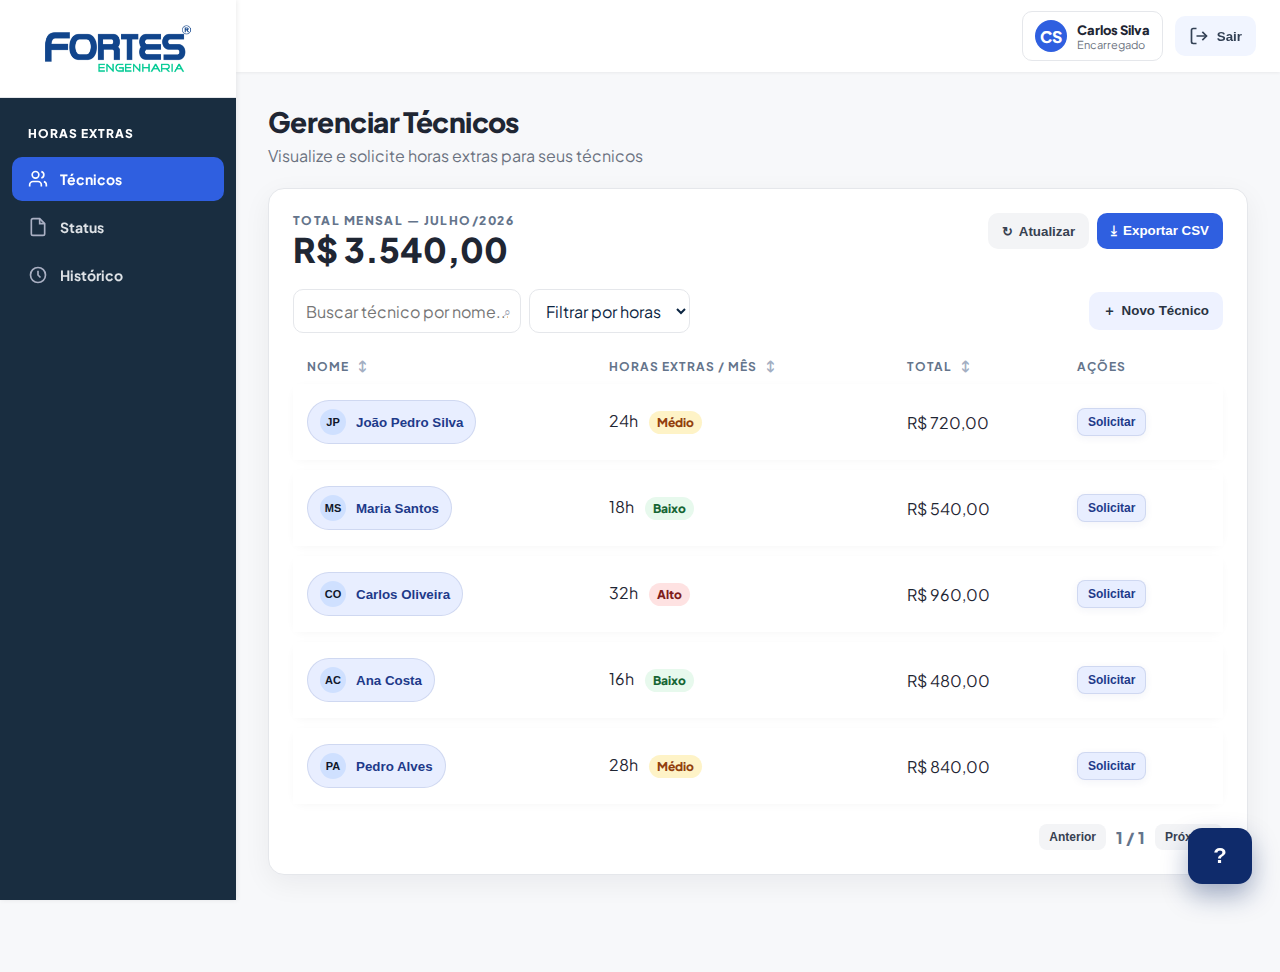
<file: Projeto - FORTES/Parte - Arthur/Projeto Interdisciplinar/Encarregado/Index.html>
<!DOCTYPE html>
<html lang="pt-BR">
<head>
  <meta charset="UTF-8"/>
  <meta name="viewport" content="width=device-width, initial-scale=1.0"/>
  <title>Fortes Engenharia - Gerenciamento de Horas Extras</title>
  <link href="https://fonts.googleapis.com/css2?family=Plus+Jakarta+Sans:wght@400;500;600;700;800&display=swap" rel="stylesheet">
  <link rel="stylesheet" href="style.css"/>
</head>
<body>
  <aside class="sidebar">
    <div class="sidebar-logo">
      <img src="Logo Fortes.jpg" alt="Logo Fortes Engenharia">
    </div>

    <nav class="menu-section">
      <div class="menu-title">HORAS EXTRAS</div>
      <div class="menu-items show">
        <div class="menu-item active" data-page="tecnicos">
          <svg class="mi" viewBox="0 0 24 24" fill="none" stroke="currentColor" stroke-width="2">
            <path d="M16 21v-2a4 4 0 0 0-4-4H6a4 4 0 0 0-4 4v2"/>
            <circle cx="9" cy="7" r="4"/>
            <path d="M22 21v-2a4 4 0 0 0-3-3.87"/>
            <path d="M16 3.13a4 4 0 0 1 0 7.75"/>
          </svg>
          Técnicos
        </div>
        <div class="menu-item" data-page="status" id="open-sidebar-status">
          <svg class="mi" viewBox="0 0 24 24" fill="none" stroke="currentColor" stroke-width="2">
            <path d="M14 2H6a2 2 0 0 0-2 2v16a2 2 0 0 0 2 2h12a2 2 0 0 0 2-2V8z"/>
            <polyline points="14 2 14 8 20 8"/>
          </svg>
          Status
        </div>
        <div class="menu-item" data-page="historico" id="open-sidebar-history">
          <svg class="mi" viewBox="0 0 24 24" fill="none" stroke="currentColor" stroke-width="2">
            <circle cx="12" cy="12" r="9"/>
            <path d="M12 7v5l3 3"/>
          </svg>
          Histórico
        </div>
      </div>
    </nav>
  </aside>

  <header class="top-bar">
    <div class="user-info" onclick="toggleProfileMenu()">
      <div class="user-avatar">CS</div>
      <div class="user-details">
        <div class="user-name">Carlos Silva</div>
        <div class="user-role">Encarregado</div>
      </div>

      <div id="profile-dropdown" class="profile-dropdown hidden">
        <div class="profile-header">
          <span class="profile-name">Carlos Silva</span>
          <span class="profile-email">carlos.silva@fortes.eng</span>
        </div>
        <div class="profile-details-list">
          <div class="profile-detail-item">
            <span>Usuário:</span><strong>csilva</strong>
          </div>
          <div class="profile-detail-item">
            <span>Telefone:</span><strong>(27) 99999-8888</strong>
          </div>
        </div>
        <div class="profile-actions">
          <button class="profile-btn" onclick="openPasswordModal(event)">Mudar Senha</button>
        </div>
      </div>
    </div>

    <button class="nav-button btn" data-ripple onclick="logout()">
      <svg width="20" height="20" viewBox="0 0 24 24" fill="none" stroke="currentColor" stroke-width="2">
        <path d="M9 21H5a2 2 0 0 1-2-2V5a2 2 0 0 1 2-2h4"/>
        <polyline points="16 17 21 12 16 7"/>
        <line x1="21" y1="12" x2="9" y2="12"/>
      </svg>
      Sair
    </button>
  </header>

  <main class="main-content">
    <div id="page-tecnicos" class="page">
      <div class="page-header">
        <h1 class="page-title">Gerenciar Técnicos</h1>
        <p class="page-subtitle">Visualize e solicite horas extras para seus técnicos</p>
      </div>

      <div class="card">
        <div class="card-header kpi-header">
          <div>
            <div class="card-label">
              TOTAL MENSAL — <span id="kpi-month"></span>
            </div>
            <div class="card-value" id="total-mensal">R$ 0,00</div>
          </div>
          <div class="kpi-actions">
            <button class="btn btn-outline btn-hover-lift" data-ripple id="btn-refresh"><span class="icon">↻</span>Atualizar</button>
            <button class="btn btn-primary" data-ripple id="btn-export"><span class="icon">⤓</span>Exportar CSV</button>
          </div>
        </div>

        <div class="toolbar">
          <div class="toolbar-left">
            <div class="input-with-icon">
              <input id="tech-search" class="form-input" type="text" placeholder="Buscar técnico por nome...">
              <span class="search-icon">⌕</span>
            </div>
            <select id="filter-horas" class="form-input select">
              <option value="todos">Filtrar por horas</option>
              <option value="<=20">Até 20h</option>
              <option value="21-30">21h a 30h</option>
              <option value=">30">Mais de 30h</option>
            </select>
          </div>
          <div class="toolbar-right">
            <button class="btn btn-soft btn-hover-lift" data-ripple id="btn-add-tech"><span class="icon">＋</span>Novo Técnico</button>
          </div>
        </div>

        <table id="tecnicos-table">
          <thead>
            <tr>
              <th data-sort="nome">Nome <span class="th-sort" id="sort-nome">↕</span></th>
              <th data-sort="horas">Horas extras / mês <span class="th-sort" id="sort-horas">↕</span></th>
              <th data-sort="total">Total <span class="th-sort" id="sort-total">↕</span></th>
              <th class="col-acoes">Ações</th>
            </tr>
          </thead>
          <tbody id="tecnicos-body"></tbody>
        </table>

        <div class="pagination">
          <button class="btn btn-outline btn-mini btn-hover-lift" data-ripple id="pg-prev">Anterior</button>
          <div class="pg-info"><span id="pg-current">1</span> / <span id="pg-total">1</span></div>
          <button class="btn btn-outline btn-mini btn-hover-lift" data-ripple id="pg-next">Próximo</button>
        </div>
      </div>
    </div>
  </main>

  <div id="modal-confirm" class="modal-overlay">
    <div class="modal modal-small">
      <h2 class="modal-title">Solicitar Horas Extras</h2>
      <p class="modal-text">Deseja solicitar horas extras à <strong id="confirm-tech-name"></strong>?</p>
      <div class="modal-buttons">
        <button class="btn btn-outline" data-ripple onclick="closeModal('modal-confirm')">Cancelar</button>
        <button class="btn btn-primary" data-ripple onclick="openFormModal()">Continuar</button>
      </div>
    </div>
  </div>

  <div id="modal-form" class="modal-overlay">
    <div class="modal modal-medium">
      <button class="modal-close" onclick="closeModal('modal-form')">×</button>
      <h2 class="modal-title">Solicitação de Hora Extra</h2>
      <p class="modal-text">Preencha os dados para solicitar hora extra para <strong id="form-tech-name"></strong></p>
      <form id="overtime-form">
        <div class="form-grid">
          <div class="form-group">
            <label class="form-label">Data <span class="required">*</span></label>
            <input type="text" class="form-input" id="date-input" placeholder="dd/mm/aaaa" maxlength="10" required>
          </div>
          <div class="form-group">
            <label class="form-label">Duração <span class="required">*</span></label>
            <input type="text" class="form-input" placeholder="Ex.: 08:00 - 12:00" required>
          </div>
          <div class="form-group">
            <label class="form-label">Obra <span class="required">*</span></label>
            <input type="text" class="form-input" placeholder="Nome da obra" required>
          </div>
          <div class="form-group">
            <label class="form-label">Justificativa (Opcional)</label>
            <textarea class="form-textarea" placeholder="Descreva o motivo da solicitação..."></textarea>
          </div>
        </div>
        <div class="modal-buttons">
          <button type="button" class="btn btn-outline" data-ripple onclick="closeModal('modal-form')">Cancelar</button>
          <button type="submit" class="btn btn-primary" data-ripple>Solicitar</button>
        </div>
      </form>
    </div>
  </div>

  <div id="modal-cancel" class="modal-overlay">
    <div class="modal modal-small">
      <button class="modal-close" onclick="closeModal('modal-cancel')">×</button>
      <h2 class="modal-title">Cancelar Hora Extra</h2>
      <p class="modal-text">Deseja cancelar hora extra de <strong id="cancel-tech-name"></strong>? Esta ação não pode ser desfeita.</p>
      <div class="modal-buttons">
        <button class="btn btn-outline" data-ripple onclick="closeModal('modal-cancel')">Não</button>
        <button class="btn btn-danger" data-ripple onclick="confirmCancel()">Sim, cancelar</button>
      </div>
    </div>
  </div>

  <div id="modal-password" class="modal-overlay">
    <div class="modal modal-medium">
      <button class="modal-close" onclick="closeModal('modal-password')">×</button>
      <h2 class="modal-title">Alterar Senha</h2>
      <p class="modal-text">Insira sua nova senha e confirme.</p>
      <form id="password-form" novalidate>
        <div class="form-group">
          <label class="form-label">Nova Senha <span class="required">*</span></label>
          <input type="password" class="form-input" id="new-password" required>
        </div>
        <div class="form-group">
          <label class="form-label">Confirmar Nova Senha <span class="required">*</span></label>
          <input type="password" class="form-input" id="confirm-password" required>
          <div id="password-error" class="form-error" style="display:none;"></div>
          <div id="password-success" class="form-success" style="display:none;"></div>
        </div>
        <div class="modal-buttons">
          <button type="button" class="btn btn-outline" data-ripple onclick="closeModal('modal-password')">Cancelar</button>
          <button type="submit" class="btn btn-primary" data-ripple>Salvar Alterações</button>
        </div>
      </form>
    </div>
  </div>

  <div id="modal-novo-tecnico" class="modal-overlay">
    <div class="modal modal-medium">
      <button class="modal-close" onclick="closeModal('modal-novo-tecnico')">×</button>
      <h2 class="modal-title">Cadastrar Novo Técnico</h2>
      <p class="modal-text">Informe os dados do novo técnico para adicioná-lo à lista.</p>
      <form id="novo-tecnico-form">
        <div class="form-group">
          <label class="form-label">Nome completo <span class="required">*</span></label>
          <input type="text" class="form-input" id="nt-nome" placeholder="Ex.: Paulo Souza" required>
        </div>
        <div class="form-group">
          <label class="form-label">Horas extras / mês <span class="required">*</span></label>
          <input type="number" class="form-input" id="nt-horas" min="0" step="1" placeholder="Ex.: 12" required>
        </div>
        <div class="form-group">
          <label class="form-label">Total (R$) <span class="required">*</span></label>
          <input type="number" class="form-input" id="nt-total" min="0" step="0.01" placeholder="Ex.: 360" required>
        </div>
        <div class="modal-buttons">
          <button type="button" class="btn btn-outline" data-ripple onclick="closeModal('modal-novo-tecnico')">Cancelar</button>
          <button type="submit" class="btn btn-primary" data-ripple>Adicionar</button>
        </div>
      </form>
    </div>
  </div>

  <div id="modal-remove-tech" class="modal-overlay">
    <div class="modal modal-small">
      <button class="modal-close" onclick="closeModal('modal-remove-tech')">×</button>
      <h2 class="modal-title">Remover Técnico</h2>
      <p class="modal-text">Tem certeza que deseja remover <strong id="remove-tech-name"></strong> da lista?</p>
      <div class="modal-buttons">
        <button class="btn btn-outline" data-ripple onclick="closeModal('modal-remove-tech')">Cancelar</button>
        <button class="btn btn-danger" data-ripple id="confirm-remove-tech">Remover</button>
      </div>
    </div>
  </div>

  <div id="modal-history" class="modal-overlay">
    <div class="modal modal-medium">
      <button class="modal-close" onclick="closeModal('modal-history')">×</button>
      <h2 class="modal-title">Histórico de Técnicos</h2>

      <div class="history-toolbar">
        <label for="hist-tech-filter">Técnico:</label>
        <select id="hist-tech-filter" class="form-input select"></select>
      </div>

      <div class="card history-card">
        <div class="table-wrap">
          <table class="history-table">
            <thead>
              <tr>
                <th>Data</th>
                <th>Período</th>
                <th>Obra</th>
                <th>Valor</th>
                <th>Status</th>
                <th>Justificativa</th>
              </tr>
            </thead>
            <tbody id="history-body"></tbody>
          </table>
        </div>
      </div>
    </div>
  </div>

  <div id="modal-status" class="modal-overlay">
    <div class="modal modal-medium">
      <button class="modal-close" onclick="closeModal('modal-status')">×</button>
      <h2 class="modal-title">Status dos Pedidos</h2>
      <p class="modal-text">Acompanhe os pedidos de horas extras por situação.</p>

      <div class="status-cards">
        <div class="status-card sc-aprovado">
          <div class="sc-title">Aprovado</div>
          <div class="sc-value" id="sc-aprovado">0</div>
        </div>
        <div class="status-card sc-analise">
          <div class="sc-title">Em Análise</div>
          <div class="sc-value" id="sc-analise">0</div>
        </div>
        <div class="status-card sc-recusado">
          <div class="sc-title">Recusado</div>
          <div class="sc-value" id="sc-recusado">0</div>
        </div>
      </div>

      <div class="history-toolbar">
        <label for="status-filter">Status:</label>
        <select id="status-filter" class="form-input select">
          <option value="todos">Todos</option>
          <option value="Aprovado">Aprovado</option>
          <option value="Em Análise">Em Análise</option>
          <option value="Recusado">Recusado</option>
        </select>

        <label for="period-filter">Período:</label>
        <select id="period-filter" class="form-input select">
          <option value="todos">Todos</option>
          <option value="hoje">Hoje</option>
          <option value="7">Últimos 7 dias</option>
          <option value="30">Últimos 30 dias</option>
        </select>

        <label for="obra-filter">Obra:</label>
        <input id="obra-filter" class="form-input" placeholder="Filtrar por obra..." />
      </div>

      <div class="card" style="padding:16px;">
        <div class="table-wrap">
          <table class="status-table">
            <thead>
              <tr>
                <th>Técnico</th>
                <th>Data</th>
                <th>Período</th>
                <th>Obra</th>
                <th>Status</th>
              </tr>
            </thead>
            <tbody id="status-body"></tbody>
          </table>
        </div>
      </div>
    </div>
  </div>

  <button id="help-fab" class="fab-help" title="Suporte de TI" data-ripple>?</button>

  <div id="modal-support" class="modal-overlay">
    <div class="modal modal-small">
      <button class="modal-close" onclick="closeModal('modal-support')">×</button>
      <h2 class="modal-title">Suporte de TI</h2>
      <p class="modal-text">Descreva rapidamente seu problema. Você pode enviar por e-mail ou WhatsApp do suporte.</p>

      <div class="form-group">
        <label class="form-label">Mensagem</label>
        <textarea id="support-msg" class="form-textarea" placeholder="Ex.: Erro ao solicitar hora extra para João..."></textarea>
      </div>

      <div class="support-contacts">
        <div class="support-contact-line"><strong>E-mail:</strong> <span id="support-email">ti@fortes.eng</span> <button class="btn btn-mini btn-outline" data-ripple onclick="copiarContato('ti@fortes.eng')">Copiar</button></div>
        <div class="support-contact-line"><strong>Telefone:</strong> <span id="support-phone">(27) 99999-0000</span> <button class="btn btn-mini btn-outline" data-ripple onclick="copiarContato('(27) 99999-0000')">Copiar</button></div>
      </div>

      <div class="modal-buttons" style="justify-content:flex-end">
        <button class="btn btn-soft btn-hover-lift" data-ripple onclick="abrirWhats()">WhatsApp</button>
        <button class="btn btn-primary" data-ripple onclick="enviarEmail()">Enviar por E-mail</button>
      </div>
    </div>
  </div>

  <script src="script.js"></script>
</body>
</html>
</file>
<file: Projeto - FORTES/Parte - Arthur/Projeto Interdisciplinar/Encarregado/style.css>
* { margin: 0; padding: 0; box-sizing: border-box; }
:root {
  --bg: #F7F8FA;
  --text: #1F2633;
  --muted: #6B7280;

  --card: #FFFFFF;
  --border: #E5E7EB;

  --primary: #2F5FE0;
  --primary-600: #2651C9;

  --navy: #192D40;
  --soft: #EEF2FF;

  --chip: #E8EEFF;
  --chip-text: #1E3A8A;
  --chip-border: rgba(30, 58, 138, .12);

  --danger: #DC3545;

  --hover-red-bg: rgba(220, 38, 38, .08);
  --hover-red-border: rgba(220, 38, 38, .35);
  --hover-red-shadow: rgba(220, 38, 38, .18);
}
html, body { height: 100%; }
body {
  font-family: "Plus Jakarta Sans", system-ui, -apple-system, Segoe UI, Roboto, Arial, sans-serif;
  background: var(--bg);
  color: var(--text);
  overflow-x: hidden;
}
.hidden { display: none !important; }

.sidebar {
  position: fixed; left: 0; top: 0; width: 236px; height: 100vh;
  background: var(--navy); z-index: 100;
  display: flex; flex-direction: column;
  box-shadow: 1px 0 5px rgba(0,0,0,.08);
}
.sidebar-logo { background:#fff; padding:24px; display:flex; align-items:center; justify-content:center; border-bottom:1px solid var(--border); }
.sidebar-logo img { max-width:160px; height:auto; }

.menu-section { padding:16px 12px; }
.menu-title { color:#fff; font-size:12px; font-weight:800; letter-spacing:.08em; padding:12px 16px; }
.menu-items { max-height: 300px; overflow: hidden; }
.menu-item {
  display:flex; align-items:center; gap:12px; height:44px;
  padding:12px 16px; margin:4px 0; border-radius:10px;
  color:#DEE2E6; font-size:14px; font-weight:700; cursor:pointer;
  transition: background .2s;
}
.menu-item:hover { background: rgba(255,255,255,.08); }
.menu-item.active { background: var(--primary); color:#fff; }
.menu-item .mi { width:20px; height:20px; stroke:#AAB0C3; }
.menu-item.active .mi { stroke:#fff; }

.top-bar {
  position: fixed; top: 0; left: 236px; right: 0; height: 72px; background: #fff;
  box-shadow: 0 1px 3px rgba(0,0,0,.06);
  display: flex; align-items: center; justify-content: flex-end;
  padding: 0 24px; gap: 12px; z-index: 90;
}
.nav-button {
  display:flex; align-items:center; gap:8px; color:#4B5563; font-weight:700;
  border:none; background:transparent; padding:8px 12px; border-radius:8px; cursor:pointer;
}
.nav-button:hover { background:#EEF2F7; }

.user-info {
  background:#fff; border:1px solid var(--border); border-radius:10px; padding:8px 12px;
  display:flex; align-items:center; gap:10px; position:relative; cursor:pointer;
}
.user-avatar {
  width:32px; height:32px; border-radius:50%; background:var(--primary);
  display:flex; align-items:center; justify-content:center; color:#fff; font-weight:800;
}
.user-name { font-size:13px; font-weight:800; }
.user-role { font-size:11px; color: var(--muted); }

.profile-dropdown {
  position: fixed; 
  top: calc(72px + 12px);                 
  right: clamp(12px, 4vw, 40px);          
  width: clamp(280px, 30vw, 420px);       
  background:#fff; border:1px solid var(--border);
  border-radius:12px; box-shadow:0 10px 24px rgba(0,0,0,.1); z-index: 1200;
}
.profile-dropdown.hidden { display:none; }
.profile-dropdown.show  { display:block; }

.profile-header { padding:16px; background:#F8FAFC; border-bottom:1px solid var(--border); }
.profile-name { display:block; font-weight:800; }
.profile-email { display:block; font-size:12px; color:#6B7280; margin-top:4px; }

.profile-details-list { padding:16px; border-bottom:1px solid var(--border); }
.profile-detail-item { display:flex; justify-content:space-between; margin-bottom:10px; }
.profile-actions { padding:12px; }
.profile-btn {
  width:100%; padding:12px; border:none; background:transparent; border-radius:8px; cursor:pointer; font-weight:700; color:#374151;
}
.profile-btn:hover { background:#F3F4F6; }

.main-content { margin-left:236px; margin-top:72px; padding:32px; }
.page-header { margin-bottom:22px; }
.page-title { font-size:28px; letter-spacing:-.02em; font-weight:800; }
.page-subtitle { color:var(--muted); margin-top:6px; margin-bottom:22px; }

.card {
  background: var(--card); border-radius: 16px; padding: 24px;
  border:1px solid var(--border); box-shadow: 0 8px 28px rgba(16,24,40,.06);
}
.card-header { display:flex; justify-content:space-between; align-items:flex-start; margin-bottom:18px; }
.kpi-header .card-label { font-size:12px; font-weight:800; color:#64748B; letter-spacing:.12em; }
.card-value { font-size:34px; font-weight:800; }
.kpi-actions { display:flex; gap:8px; }

.btn {
  position: relative; overflow: hidden; border: none; border-radius: 10px; padding: 10px 14px;
  font-weight: 800; cursor: pointer; background: #F1F5FF; color: #334155;
  transition: transform .18s ease, box-shadow .18s ease, filter .18s ease;
}
.btn-primary { background: var(--primary); color: #fff; }
.btn-primary:hover { background: var(--primary-600); }
.btn-outline { background:#F3F4F6; color:#374151; }
.btn-soft { background:#EEF2FF; color:#293241; }
.btn-mini { padding:6px 10px; border-radius:8px; font-size:12px; }
.icon { margin-right:6px; }

.btn-hover-lift:hover { transform: translateY(-1px); box-shadow: 0 6px 14px rgba(0,0,0,.08); }
.btn-hover-lift:active { transform: translateY(0); box-shadow: 0 2px 6px rgba(0,0,0,.06); }

.btn-solicitar {
  background: var(--chip);
  color: var(--chip-text);
  border: 1px solid var(--chip-border);
  box-shadow: 0 2px 8px rgba(30,58,138,.06);
}
.btn-solicitar:hover {
  filter: brightness(.98);
  transform: translateY(-1px);
  box-shadow: 0 8px 18px rgba(30,58,138,.10);
}
.btn-solicitar:active { transform: translateY(0); box-shadow: 0 3px 8px rgba(30,58,138,.06); }

.btn-danger { background: var(--danger); color: #fff; }
.btn-danger:hover { filter: brightness(.95); }

.ripple-ink {
  position:absolute; border-radius:50%; transform:scale(0); background:rgba(255,255,255,.45);
  opacity:.8; animation:ripple .6s ease-out; pointer-events:none;
}
@keyframes ripple { to { transform: scale(3.5); opacity: 0; } }

.toolbar { display:flex; justify-content:space-between; align-items:center; gap:12px; margin:10px 0 16px; }
.toolbar-left { display:flex; gap:8px; align-items:center; }
.input-with-icon { position:relative; }
.input-with-icon .search-icon { position:absolute; right:10px; top:50%; transform:translateY(-50%); color:#9AA1AF; font-size:12px; }
.select { height:40px; }

table { width:100%; border-collapse:separate; border-spacing:0 10px; }
thead th {
  font-size:12px; text-transform:uppercase; letter-spacing:.08em; color:#64748B;
  text-align:left; padding:0 14px; cursor:pointer; user-select:none; white-space:nowrap;
}
thead th .th-sort { margin-left:6px; font-weight:900; color:#A3AEC2; }
thead th.sorted-asc .th-sort,
thead th.sorted-desc .th-sort { color:#2F5FE0; }

tbody tr { background:#fff; border:1px solid var(--border); box-shadow:0 2px 8px rgba(0,0,0,.03); border-radius:12px; }
tbody td { padding:16px 14px; border-bottom:none; }
tbody tr:hover { box-shadow:0 6px 16px rgba(0,0,0,.06); }
.col-acoes { width:160px; }

.tech-chip {
  display:inline-flex; align-items:center; gap:10px;
  background: var(--chip); color: var(--chip-text);
  border: 1px solid var(--chip-border);
  border-radius: 999px; padding: 8px 12px; font-weight: 800;
  cursor: pointer; transition: box-shadow .18s ease, background .18s ease, border-color .18s ease, transform .18s ease;
}
.avatar-sm {
  width:26px; height:26px; border-radius:50%;
  background:#cfe0ff; color:#0F172A;
  display:inline-flex; align-items:center; justify-content:center; font-size:11px; font-weight:800;
}

.tech-chip:hover,
.tech-chip:focus-visible {
  background: var(--hover-red-bg);
  border-color: var(--hover-red-border);
  box-shadow: 0 6px 18px var(--hover-red-shadow);
  transform: translateY(-1px);
}

.badge { display:inline-block; padding:4px 8px; border-radius:999px; font-size:12px; font-weight:800; }
.badge-low  { background:#E7F9ED; color:#166534; }
.badge-mid  { background:#FEF3C7; color:#92400E; }
.badge-high { background:#FEE2E2; color:#7F1D1D; }

.pagination { display:flex; gap:10px; align-items:center; justify-content:flex-end; margin-top:10px; }
.pg-info { font-weight:800; color:#64748B; }

.form-label { display:block; font-weight:800; color:#374151; margin-bottom:8px; }
.required { color: var(--danger); }
.form-input, .form-textarea, select.select {
  border:1px solid var(--border); border-radius:10px; height:44px; padding:10px 12px; font:inherit; background:#fff; color:#0B2542;
}
.form-input:focus, .form-textarea:focus, select.select:focus { outline:none; border-color:var(--primary); box-shadow:0 0 0 3px rgba(47,95,224,.18); }
.form-textarea { height:120px; resize:vertical; }
.form-grid { display:grid; grid-template-columns:repeat(2, 1fr); gap:16px; }
.form-group { margin-bottom:14px; }

@keyframes fadeIn { from { opacity:0 } to { opacity:1 } }
@keyframes slideUp { from { transform:translateY(12px) } to { transform:translateY(0) } }
@keyframes fadeOut { from { opacity:1 } to { opacity:0 } }
@keyframes slideDown { from { transform:translateY(0) } to { transform:translateY(12px) } }

.modal-overlay {
  position:fixed; inset:0; background:rgba(0,0,0,.5); display:none;
  align-items:center; justify-content:center; backdrop-filter:blur(2px); z-index:1000;
}
.modal-overlay.show { display:flex; animation: fadeIn .22s ease; }
.modal-overlay.show .modal { animation: fadeIn .22s ease, slideUp .22s ease; }
.modal-overlay.closing { display:flex; animation: fadeOut .2s ease forwards; }
.modal-overlay.closing .modal { animation: fadeOut .2s ease forwards, slideDown .2s ease forwards; }

.modal {
  width:560px; max-width:95vw; background:#fff; border-radius:16px; padding:28px; position:relative; box-shadow:0 16px 48px rgba(0,0,0,.2);
}
.modal-small { width:480px; }
.modal-medium { width:900px; }

.modal-close {
  position:absolute; top:20px; right:20px; width:32px; height:32px; border:none; background:transparent;
  color:#94A3B8; font-size:22px; border-radius:8px; cursor:pointer; transition: background .18s ease;
}
.modal-close:hover { background:#F1F5F9; color:#475569; }

.modal-title { font-size:26px; font-weight:800; margin-bottom:8px; }
.modal-text { color:#6B7280; margin-bottom:14px; }
.modal-buttons { display:flex; gap:8px; justify-content:flex-end; margin-top:12px; }

.status { padding:4px 8px; border-radius:6px; font-weight:700; font-size:13px; }
.status.aprovado   { background:#E8F5E9; color:#2E7D32; }
.status.em-análise { background:#FFF8E1; color:#C27C07; }
.status.recusado   { background:#FFEBEE; color:#C62828; }

.status-cards { display:grid; grid-template-columns:repeat(3,1fr); gap:12px; margin:8px 0 16px; }
.status-card { border:1px solid var(--border); border-radius:12px; background:#fff; padding:14px 16px; box-shadow:0 6px 18px rgba(0,0,0,.05); }
.sc-title { font-weight:800; color:#475569; margin-bottom:6px; }
.sc-value { font-weight:800; font-size:26px; }
.sc-aprovado .sc-value { color:#2E7D32; }
.sc-analise  .sc-value { color:#C27C07; }
.sc-recusado .sc-value { color:#C62828; }

.table-wrap { max-height:420px; overflow:auto; border:1px solid var(--border); border-radius:14px; }
.history-card { padding:16px; }
.history-table thead th,
.status-table  thead th { position:sticky; top:0; background:#fff; padding:14px 16px; border-bottom:1px solid var(--border); color:#5F6B7A; }
.history-table tbody td,
.status-table  tbody td { padding:16px; vertical-align:top; }
.history-table, .status-table { width:100%; border-collapse:separate; border-spacing:0; }
.history-table td:nth-child(3) { min-width:180px; max-width:260px; word-wrap:break-word; }
.history-table td:nth-child(6) { min-width:160px; max-width:260px; word-wrap:break-word; }
.status-table  td:nth-child(4) { min-width:180px; max-width:260px; word-wrap:break-word; }

@keyframes bannerIn { 0% { opacity:0; transform:translate(-50%, 12px); } 100% { opacity:1; transform:translate(-50%, 0); } }
.undo-banner {
  position:fixed; left:50%; bottom:24px; transform:translate(-50%, 12px); opacity:0; pointer-events:none;
  background:#1E293B; color:#fff; padding:12px 24px; border-radius:10px; font-weight:600;
  box-shadow:0 4px 16px rgba(0,0,0,.25); z-index:9999;
}
.undo-banner.show { pointer-events:auto; animation: bannerIn .35s ease forwards; }
.undo-banner button { background:transparent; border:none; color:#60A5FA; font-weight:700; margin-left:10px; cursor:pointer; }
.undo-banner button:hover { text-decoration: underline; }

.fab-help {
  position: fixed;
  right: clamp(16px, 3vw, 28px);
  bottom: calc(max(16px, env(safe-area-inset-bottom)));
  min-width: clamp(52px, 6vw, 64px);
  height: clamp(48px, 6vw, 56px);
  border-radius: 14px;
  padding: 0 clamp(12px, 2vw, 18px);
  background: #0F2B6B;
  color: #fff;
  font-size: clamp(18px, 2.4vw, 22px);
  font-weight: 800;
  display: flex; align-items: center; justify-content: center;
  cursor: pointer; border: none;
  box-shadow: 0 12px 26px rgba(15,43,107,.35);
  z-index: 1100;
  transition: transform .18s ease, box-shadow .18s ease, filter .18s ease;
}
.fab-help:hover { transform: translateY(-2px); box-shadow: 0 18px 36px rgba(15,43,107,.45); }

#modal-support .modal {
  width: 640px; max-width: 95vw; padding: 32px 36px; border-radius: 18px;
  display:flex; flex-direction:column; gap:18px;
}
#modal-support .modal-title { font-size: 28px; font-weight: 800; margin-bottom: 4px; }
#modal-support .modal-text { color:#4B5563; margin-bottom:12px; line-height:1.5; }
#modal-support .form-group { margin:12px 0 18px; }
#modal-support .form-textarea {
  height: 160px; font-size: 15px; line-height: 1.4;
  padding: 12px 14px; border-radius: 12px;
}
#modal-support .support-contacts {
  display:grid; grid-template-columns:1fr 1fr; gap:14px 24px; margin:16px 0 6px;
}
#modal-support .support-contact-line {
  display:flex; align-items:center; gap:10px; font-size:14px; color:#1F2937;
  background:#F9FAFB; padding:10px 12px; border-radius:10px; border:1px solid #E5E7EB;
}

@media (max-width: 1024px) {
  .main-content { padding: 24px; }
  .modal-medium { width: 92vw; }
}

@media (max-width: 900px) {
  .sidebar { transform: translateX(-100%); }
  .sidebar.mobile-open { transform: translateX(0); }
  .top-bar { left: 0; }
  .main-content { margin-left: 0; }

  .profile-dropdown {
    right: clamp(8px, 3vw, 16px);
    width: min(92vw, 420px);
    top: calc(72px + 8px);
  }

  .form-grid { grid-template-columns: 1fr; }
}

@media (max-width: 640px) {
  .page-title { font-size: 22px; }
  .card { padding: 18px; }
  .toolbar { flex-direction: column; align-items: stretch; gap: 10px; }
  .kpi-actions { width: 100%; justify-content: flex-end; }
  table { display: block; overflow-x: auto; }

  .status-cards { grid-template-columns: 1fr; }

  .fab-help {
    min-width: 48px; height: 46px; font-size: 18px;
    right: clamp(12px, 3vw, 18px);
    bottom: calc(max(18px, env(safe-area-inset-bottom)) + 8px);
  }

  #modal-support .support-contacts { grid-template-columns: 1fr; }
}

@media (max-width: 380px) {
  .nav-button { display: none; } 
  .user-info { padding: 6px 10px; }
  .fab-help { right: 12px; bottom: 12px; }
}
</file>
